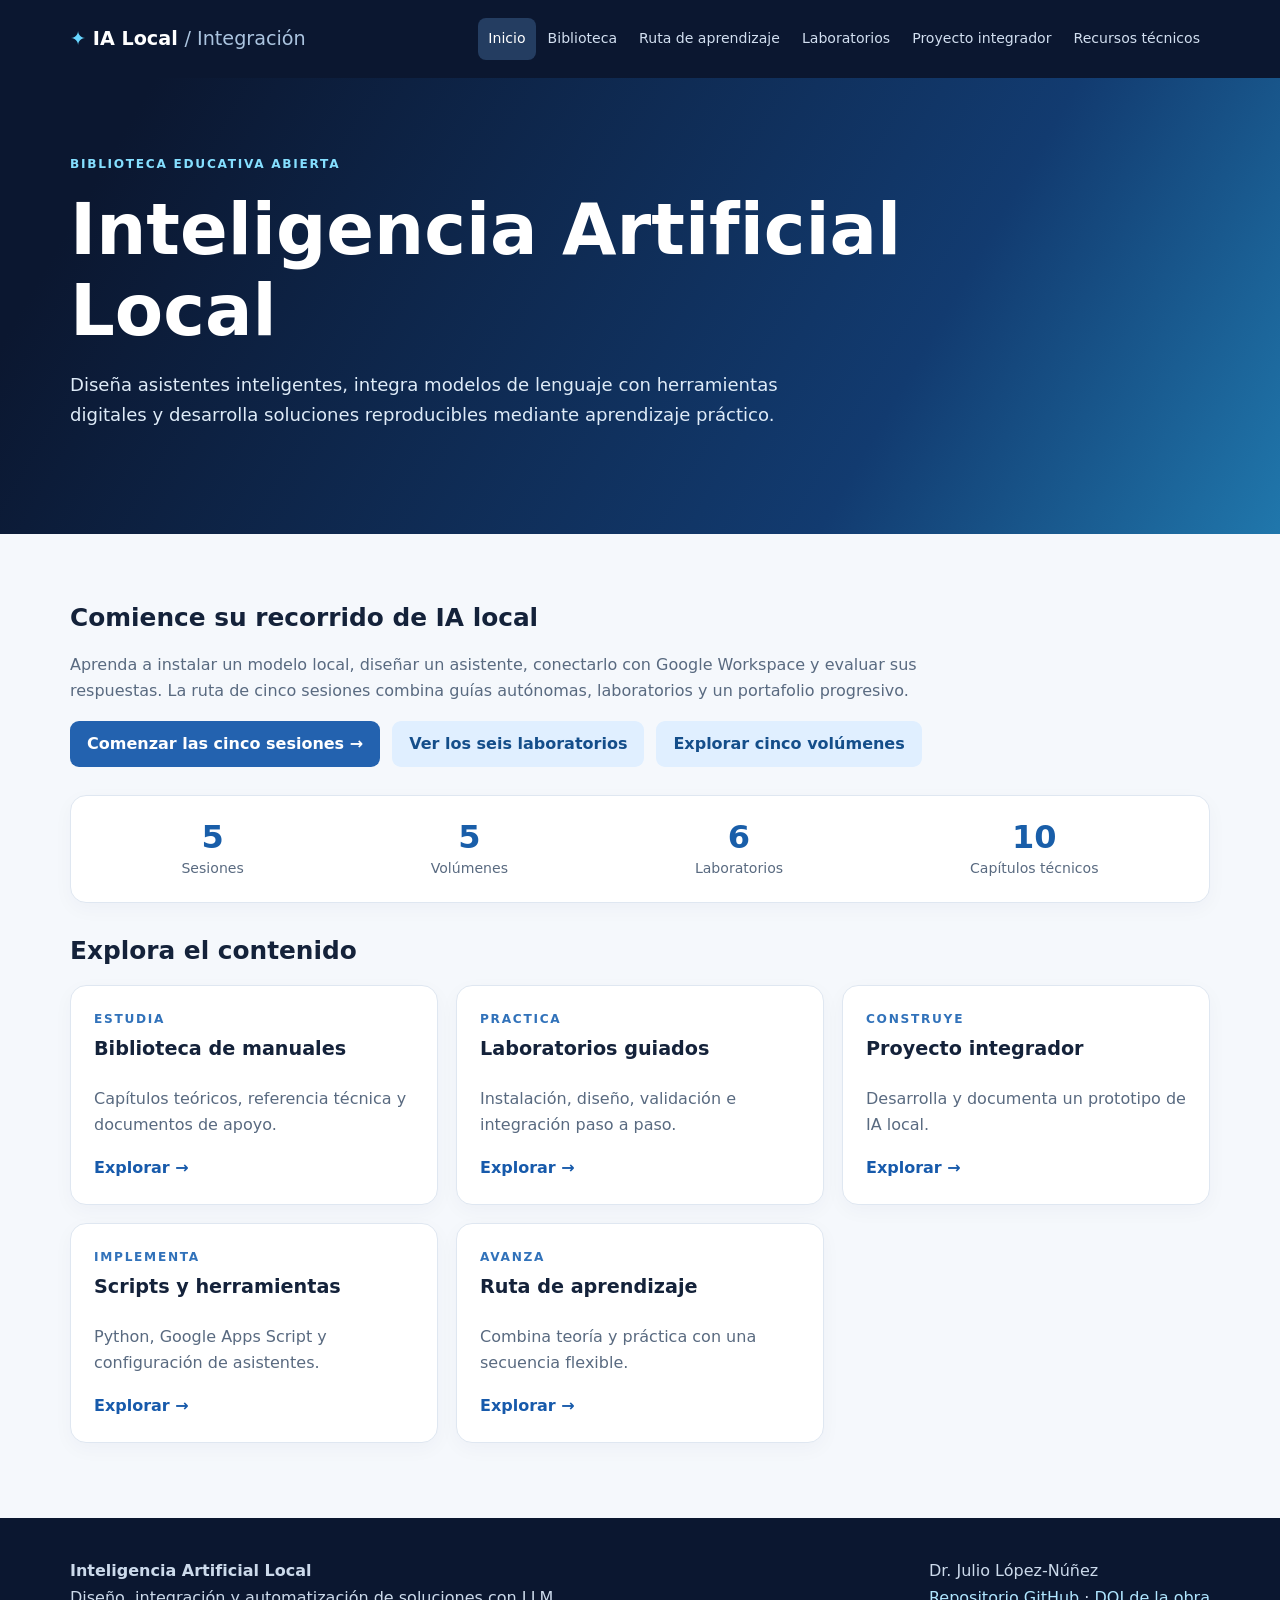
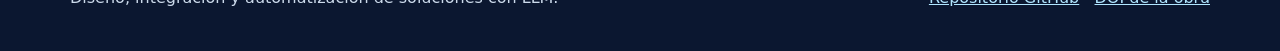
<file: docs/index.html>
<!doctype html>
<html lang="es"><head><meta charset="utf-8"><meta name="viewport" content="width=device-width,initial-scale=1">
<meta name="description" content="Inteligencia Artificial Local: manuales, laboratorios y guías para crear asistentes LLM con Ollama, Python y Google Workspace.">
<title>Inteligencia Artificial Local | Inteligencia Artificial Local</title><link rel="stylesheet" href="assets/css/styles.css"></head><body>
<a class="skip" href="#main">Saltar al contenido</a>
<header class="site-header"><div class="wrap top"><a class="brand" href="index.html"><span class="logo">✦</span> IA Local <span class="mutedbrand">/ Integración</span></a><button class="toggle" aria-controls="nav" aria-expanded="false">Menú ☰</button><nav id="nav" aria-label="Navegación principal"><a href="index.html" aria-current="page">Inicio</a><a href="biblioteca.html" >Biblioteca</a><a href="aprendizaje.html" >Ruta de aprendizaje</a><a href="laboratorios.html" >Laboratorios</a><a href="proyecto.html" >Proyecto integrador</a><a href="recursos.html" >Recursos técnicos</a></nav></div></header>
<main id="main"><section class="hero"><div class="wrap"><span class="kicker">BIBLIOTECA EDUCATIVA ABIERTA</span><h1>Inteligencia Artificial Local</h1><p>Diseña asistentes inteligentes, integra modelos de lenguaje con herramientas digitales y desarrolla soluciones reproducibles mediante aprendizaje práctico.</p></div></section><div class="wrap content"><section class="intro"><h2>Comience su recorrido de IA local</h2><p>Aprenda a instalar un modelo local, diseñar un asistente, conectarlo con Google Workspace y evaluar sus respuestas. La ruta de cinco sesiones combina guías autónomas, laboratorios y un portafolio progresivo.</p><div class="buttons"><a class="btn" href="aprendizaje.html">Comenzar las cinco sesiones →</a><a class="btn alt" href="laboratorios.html">Ver los seis laboratorios</a><a class="btn alt" href="biblioteca.html">Explorar cinco volúmenes</a></div></section><section class="metrics"><div><strong>5</strong><span>Sesiones</span></div><div><strong>5</strong><span>Volúmenes</span></div><div><strong>6</strong><span>Laboratorios</span></div><div><strong>10</strong><span>Capítulos técnicos</span></div></section><h2>Explora el contenido</h2><div class="cards"><article class="card"><span class="eyebrow">ESTUDIA</span><h3>Biblioteca de manuales</h3><p>Capítulos teóricos, referencia técnica y documentos de apoyo.</p><a href="biblioteca.html" class="cta">Explorar →</a></article><article class="card"><span class="eyebrow">PRACTICA</span><h3>Laboratorios guiados</h3><p>Instalación, diseño, validación e integración paso a paso.</p><a href="laboratorios.html" class="cta">Explorar →</a></article><article class="card"><span class="eyebrow">CONSTRUYE</span><h3>Proyecto integrador</h3><p>Desarrolla y documenta un prototipo de IA local.</p><a href="proyecto.html" class="cta">Explorar →</a></article><article class="card"><span class="eyebrow">IMPLEMENTA</span><h3>Scripts y herramientas</h3><p>Python, Google Apps Script y configuración de asistentes.</p><a href="recursos.html" class="cta">Explorar →</a></article><article class="card"><span class="eyebrow">AVANZA</span><h3>Ruta de aprendizaje</h3><p>Combina teoría y práctica con una secuencia flexible.</p><a href="aprendizaje.html" class="cta">Explorar →</a></article></div></div></main>
<footer><div class="wrap foot"><p><strong>Inteligencia Artificial Local</strong><br>Diseño, integración y automatización de soluciones con LLM.</p><p>Dr. Julio López-Núñez<br><a href="https://github.com/juliopez/ia-local-integracion">Repositorio GitHub</a> · <a href="https://doi.org/10.5281/zenodo.21877028">DOI de la obra</a></p></div></footer><script src="assets/js/main.js" defer></script></body></html>
</file>
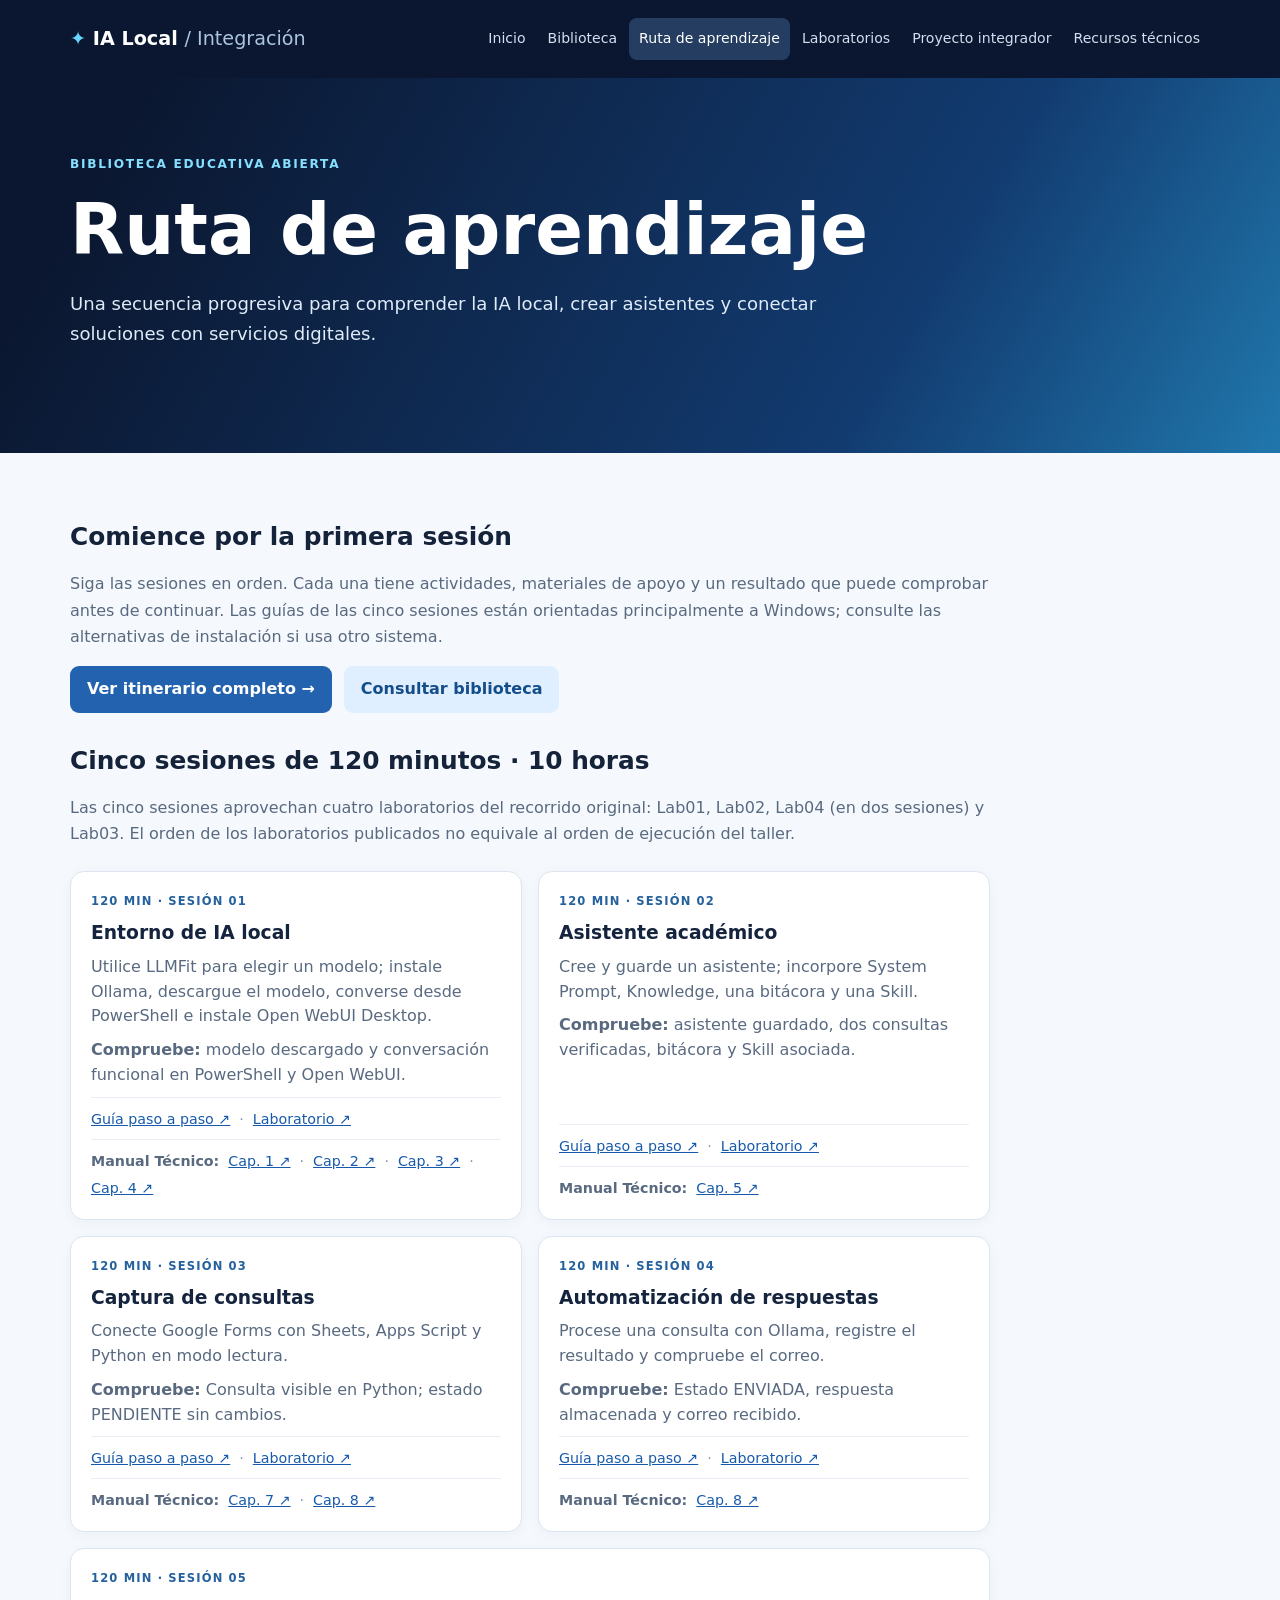
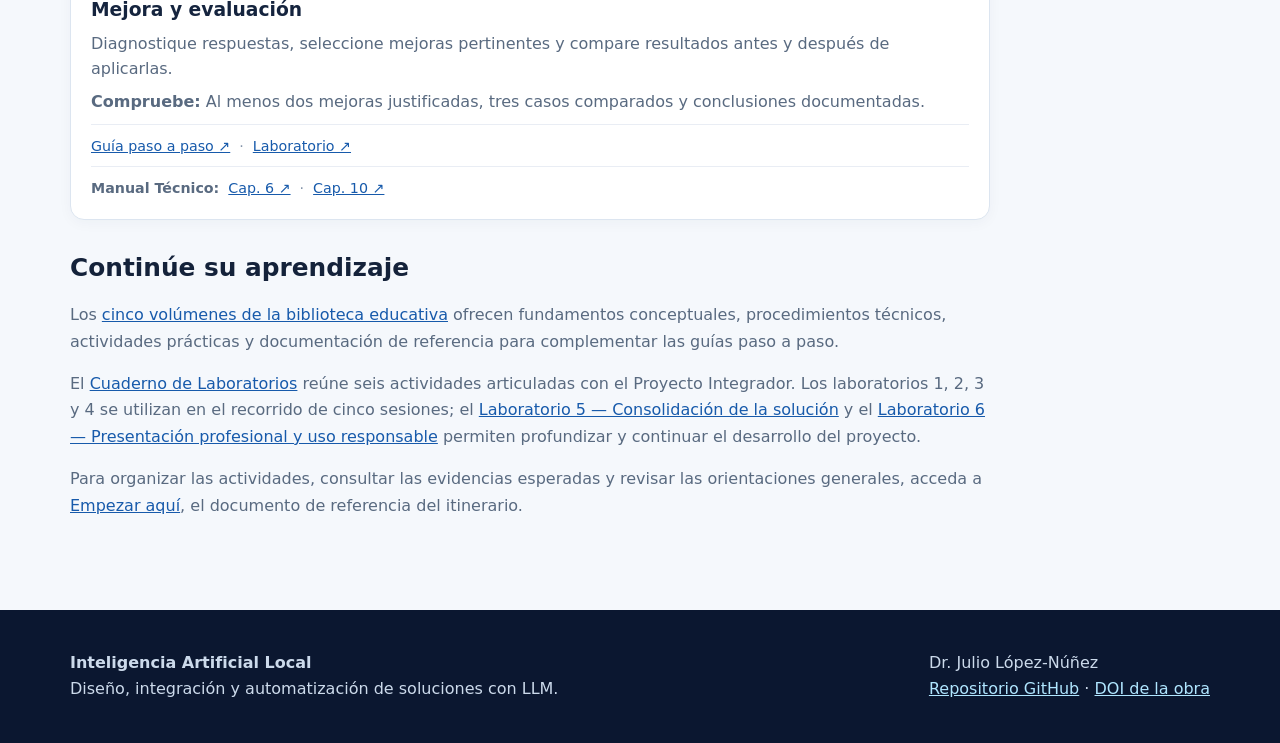
<file: docs/aprendizaje.html>
<!doctype html>
<html lang="es"><head><meta charset="utf-8"><meta name="viewport" content="width=device-width,initial-scale=1">
<meta name="description" content="Inteligencia Artificial Local: manuales, laboratorios y guías para crear asistentes LLM con Ollama, Python y Google Workspace.">
<title>Ruta de aprendizaje | Inteligencia Artificial Local</title><link rel="stylesheet" href="assets/css/styles.css"></head><body>
<a class="skip" href="#main">Saltar al contenido</a>
<header class="site-header"><div class="wrap top"><a class="brand" href="index.html"><span class="logo">✦</span> IA Local <span class="mutedbrand">/ Integración</span></a><button class="toggle" aria-controls="nav" aria-expanded="false">Menú ☰</button><nav id="nav" aria-label="Navegación principal"><a href="index.html" >Inicio</a><a href="biblioteca.html" >Biblioteca</a><a href="aprendizaje.html" aria-current="page">Ruta de aprendizaje</a><a href="laboratorios.html" >Laboratorios</a><a href="proyecto.html" >Proyecto integrador</a><a href="recursos.html" >Recursos técnicos</a></nav></div></header>
<main id="main"><section class="hero"><div class="wrap"><span class="kicker">BIBLIOTECA EDUCATIVA ABIERTA</span><h1>Ruta de aprendizaje</h1><p>Una secuencia progresiva para comprender la IA local, crear asistentes y conectar soluciones con servicios digitales.</p></div></section><div class="wrap content">
<section class="intro"><h2>Comience por la primera sesión</h2><p>Siga las sesiones en orden. Cada una tiene actividades, materiales de apoyo y un resultado que puede comprobar antes de continuar. Las guías de las cinco sesiones están orientadas principalmente a Windows; consulte las alternativas de instalación si usa otro sistema.</p><div class="buttons"><a class="btn" href="https://github.com/juliopez/ia-local-integracion/blob/main/EMPEZAR_AQUI.md" target="_blank" rel="noopener noreferrer">Ver itinerario completo →</a><a class="btn alt" href="biblioteca.html">Consultar biblioteca</a></div></section>
<section class="intro" aria-labelledby="sesiones"><h2 id="sesiones">Cinco sesiones de 120 minutos · 10 horas</h2><p>Las cinco sesiones aprovechan cuatro laboratorios del recorrido original: Lab01, Lab02, Lab04 (en dos sesiones) y Lab03. El orden de los laboratorios publicados no equivale al orden de ejecución del taller.</p><div class="intensive-grid"><article class="intensive-card"><span class="intensive-num">120 MIN · SESIÓN 01</span><h3>Entorno de IA local</h3><p>Utilice LLMFit para elegir un modelo; instale Ollama, descargue el modelo, converse desde PowerShell e instale Open WebUI Desktop.</p><p><strong>Compruebe:</strong> modelo descargado y conversación funcional en PowerShell y Open WebUI.</p><p class="intensive-links links-row"><a href="https://github.com/juliopez/ia-local-integracion/blob/main/vol3_laboratorios/Guia_Autonoma_Sesion01_Windows_Paso_a_Paso.md" target="_blank" rel="noopener noreferrer">Guía paso a paso ↗</a> <span class="link-sep" aria-hidden="true">·</span> <a href="https://github.com/juliopez/ia-local-integracion/blob/main/vol3_laboratorios/Lab01.md" target="_blank" rel="noopener noreferrer">Laboratorio ↗</a></p><p class="intensive-links links-row"><strong>Manual Técnico:</strong> <a href="https://github.com/juliopez/ia-local-integracion/blob/main/vol2_manual_tecnico/cap01_mt.md" target="_blank" rel="noopener noreferrer">Cap. 1 ↗</a> <span class="link-sep" aria-hidden="true">·</span> <a href="https://github.com/juliopez/ia-local-integracion/blob/main/vol2_manual_tecnico/cap02_mt.md" target="_blank" rel="noopener noreferrer">Cap. 2 ↗</a> <span class="link-sep" aria-hidden="true">·</span> <a href="https://github.com/juliopez/ia-local-integracion/blob/main/vol2_manual_tecnico/cap03_mt.md" target="_blank" rel="noopener noreferrer">Cap. 3 ↗</a> <span class="link-sep" aria-hidden="true">·</span> <a href="https://github.com/juliopez/ia-local-integracion/blob/main/vol2_manual_tecnico/cap04_mt.md" target="_blank" rel="noopener noreferrer">Cap. 4 ↗</a></p></article>
<article class="intensive-card"><span class="intensive-num">120 MIN · SESIÓN 02</span><h3>Asistente académico</h3><p>Cree y guarde un asistente; incorpore System Prompt, Knowledge, una bitácora y una Skill.</p><p><strong>Compruebe:</strong> asistente guardado, dos consultas verificadas, bitácora y Skill asociada.</p><p class="intensive-links links-row"><a href="https://github.com/juliopez/ia-local-integracion/blob/main/vol3_laboratorios/Guia_Autonoma_Sesion02_Windows_Paso_a_Paso.md" target="_blank" rel="noopener noreferrer">Guía paso a paso ↗</a> <span class="link-sep" aria-hidden="true">·</span> <a href="https://github.com/juliopez/ia-local-integracion/blob/main/vol3_laboratorios/Lab02.md" target="_blank" rel="noopener noreferrer">Laboratorio ↗</a></p><p class="intensive-links links-row"><strong>Manual Técnico:</strong> <a href="https://github.com/juliopez/ia-local-integracion/blob/main/vol2_manual_tecnico/cap05_mt.md" target="_blank" rel="noopener noreferrer">Cap. 5 ↗</a></p></article>
<article class="intensive-card"><span class="intensive-num">120 MIN · SESIÓN 03</span><h3>Captura de consultas</h3><p>Conecte Google Forms con Sheets, Apps Script y Python en modo lectura.</p><p><strong>Compruebe:</strong> Consulta visible en Python; estado PENDIENTE sin cambios.</p><p class="intensive-links links-row"><a href="https://github.com/juliopez/ia-local-integracion/blob/main/vol3_laboratorios/Guia_Autonoma_Sesion03_Windows_Paso_a_Paso.md" target="_blank" rel="noopener noreferrer">Guía paso a paso ↗</a> <span class="link-sep" aria-hidden="true">·</span> <a href="https://github.com/juliopez/ia-local-integracion/blob/main/vol3_laboratorios/Lab04.md" target="_blank" rel="noopener noreferrer">Laboratorio ↗</a></p><p class="intensive-links links-row"><strong>Manual Técnico:</strong> <a href="https://github.com/juliopez/ia-local-integracion/blob/main/vol2_manual_tecnico/cap07_mt.md" target="_blank" rel="noopener noreferrer">Cap. 7 ↗</a> <span class="link-sep" aria-hidden="true">·</span> <a href="https://github.com/juliopez/ia-local-integracion/blob/main/vol2_manual_tecnico/cap08_mt.md" target="_blank" rel="noopener noreferrer">Cap. 8 ↗</a></p></article>
<article class="intensive-card"><span class="intensive-num">120 MIN · SESIÓN 04</span><h3>Automatización de respuestas</h3><p>Procese una consulta con Ollama, registre el resultado y compruebe el correo.</p><p><strong>Compruebe:</strong> Estado ENVIADA, respuesta almacenada y correo recibido.</p><p class="intensive-links links-row"><a href="https://github.com/juliopez/ia-local-integracion/blob/main/vol3_laboratorios/Guia_Autonoma_Sesion04_Windows_Paso_a_Paso.md" target="_blank" rel="noopener noreferrer">Guía paso a paso ↗</a> <span class="link-sep" aria-hidden="true">·</span> <a href="https://github.com/juliopez/ia-local-integracion/blob/main/vol3_laboratorios/Lab04.md" target="_blank" rel="noopener noreferrer">Laboratorio ↗</a></p><p class="intensive-links links-row"><strong>Manual Técnico:</strong> <a href="https://github.com/juliopez/ia-local-integracion/blob/main/vol2_manual_tecnico/cap08_mt.md" target="_blank" rel="noopener noreferrer">Cap. 8 ↗</a></p></article>
<article class="intensive-card final-session"><span class="intensive-num">120 MIN · SESIÓN 05</span><h3>Mejora y evaluación</h3><p>Diagnostique respuestas, seleccione mejoras pertinentes y compare resultados antes y después de aplicarlas.</p><p><strong>Compruebe:</strong> Al menos dos mejoras justificadas, tres casos comparados y conclusiones documentadas.</p><p class="intensive-links links-row"><a href="https://github.com/juliopez/ia-local-integracion/blob/main/vol3_laboratorios/Guia_Autonoma_Sesion05_Windows_Paso_a_Paso.md" target="_blank" rel="noopener noreferrer">Guía paso a paso ↗</a> <span class="link-sep" aria-hidden="true">·</span> <a href="https://github.com/juliopez/ia-local-integracion/blob/main/vol3_laboratorios/Lab03.md" target="_blank" rel="noopener noreferrer">Laboratorio ↗</a></p><p class="intensive-links links-row"><strong>Manual Técnico:</strong> <a href="https://github.com/juliopez/ia-local-integracion/blob/main/vol2_manual_tecnico/cap06_mt.md" target="_blank" rel="noopener noreferrer">Cap. 6 ↗</a> <span class="link-sep" aria-hidden="true">·</span> <a href="https://github.com/juliopez/ia-local-integracion/blob/main/vol2_manual_tecnico/cap10_mt.md" target="_blank" rel="noopener noreferrer">Cap. 10 ↗</a></p></article></div></section>
<section class="intro"><h2>Continúe su aprendizaje</h2><p>Los <a href="biblioteca.html">cinco volúmenes de la biblioteca educativa</a> ofrecen fundamentos conceptuales, procedimientos técnicos, actividades prácticas y documentación de referencia para complementar las guías paso a paso.</p><p>El <a href="laboratorios.html">Cuaderno de Laboratorios</a> reúne seis actividades articuladas con el Proyecto Integrador. Los laboratorios 1, 2, 3 y 4 se utilizan en el recorrido de cinco sesiones; el <a href="https://github.com/juliopez/ia-local-integracion/blob/main/vol3_laboratorios/Lab05.md">Laboratorio 5 — Consolidación de la solución</a> y el <a href="https://github.com/juliopez/ia-local-integracion/blob/main/vol3_laboratorios/Lab06.md">Laboratorio 6 — Presentación profesional y uso responsable</a> permiten profundizar y continuar el desarrollo del proyecto.</p><p>Para organizar las actividades, consultar las evidencias esperadas y revisar las orientaciones generales, acceda a <a href="https://github.com/juliopez/ia-local-integracion/blob/main/EMPEZAR_AQUI.md">Empezar aquí</a>, el documento de referencia del itinerario.</p></section>
</div></main>
<footer><div class="wrap foot"><p><strong>Inteligencia Artificial Local</strong><br>Diseño, integración y automatización de soluciones con LLM.</p><p>Dr. Julio López-Núñez<br><a href="https://github.com/juliopez/ia-local-integracion">Repositorio GitHub</a> · <a href="https://doi.org/10.5281/zenodo.21877028">DOI de la obra</a></p></div></footer><script src="assets/js/main.js" defer></script></body></html>
</file>
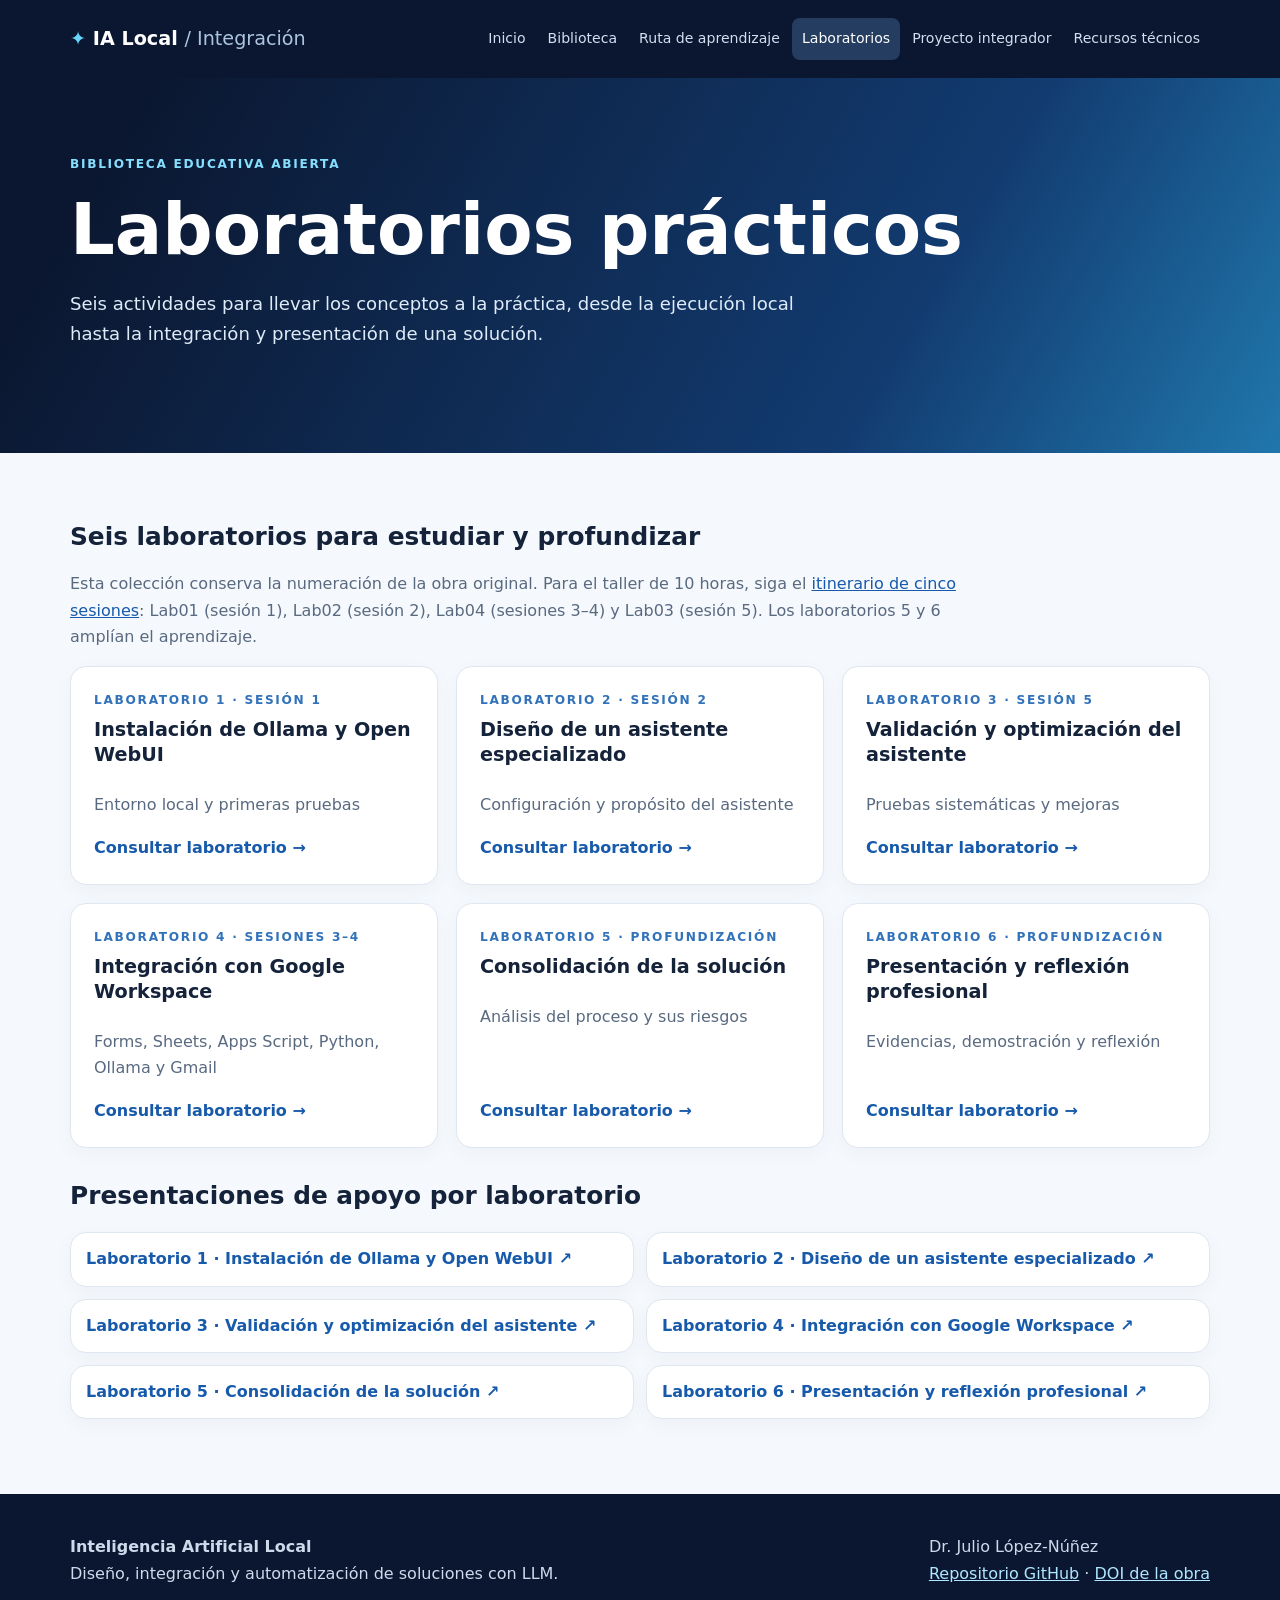
<file: docs/laboratorios.html>
<!doctype html>
<html lang="es"><head><meta charset="utf-8"><meta name="viewport" content="width=device-width,initial-scale=1">
<meta name="description" content="Inteligencia Artificial Local: manuales, laboratorios y guías para crear asistentes LLM con Ollama, Python y Google Workspace.">
<title>Laboratorios prácticos | Inteligencia Artificial Local</title><link rel="stylesheet" href="assets/css/styles.css"></head><body>
<a class="skip" href="#main">Saltar al contenido</a>
<header class="site-header"><div class="wrap top"><a class="brand" href="index.html"><span class="logo">✦</span> IA Local <span class="mutedbrand">/ Integración</span></a><button class="toggle" aria-controls="nav" aria-expanded="false">Menú ☰</button><nav id="nav" aria-label="Navegación principal"><a href="index.html" >Inicio</a><a href="biblioteca.html" >Biblioteca</a><a href="aprendizaje.html" >Ruta de aprendizaje</a><a href="laboratorios.html" aria-current="page">Laboratorios</a><a href="proyecto.html" >Proyecto integrador</a><a href="recursos.html" >Recursos técnicos</a></nav></div></header>
<main id="main"><section class="hero"><div class="wrap"><span class="kicker">BIBLIOTECA EDUCATIVA ABIERTA</span><h1>Laboratorios prácticos</h1><p>Seis actividades para llevar los conceptos a la práctica, desde la ejecución local hasta la integración y presentación de una solución.</p></div></section><div class="wrap content"><section class="intro"><h2>Seis laboratorios para estudiar y profundizar</h2><p>Esta colección conserva la numeración de la obra original. Para el taller de 10 horas, siga el <a href="aprendizaje.html">itinerario de cinco sesiones</a>: Lab01 (sesión 1), Lab02 (sesión 2), Lab04 (sesiones 3–4) y Lab03 (sesión 5). Los laboratorios 5 y 6 amplían el aprendizaje.</p></section><div class="cards"><article class="card"><span class="eyebrow">LABORATORIO 1 · SESIÓN 1</span><h3>Instalación de Ollama y Open WebUI</h3><p>Entorno local y primeras pruebas</p><a href="https://github.com/juliopez/ia-local-integracion/blob/main/vol3_laboratorios/Lab01.md" class="cta">Consultar laboratorio →</a></article><article class="card"><span class="eyebrow">LABORATORIO 2 · SESIÓN 2</span><h3>Diseño de un asistente especializado</h3><p>Configuración y propósito del asistente</p><a href="https://github.com/juliopez/ia-local-integracion/blob/main/vol3_laboratorios/Lab02.md" class="cta">Consultar laboratorio →</a></article><article class="card"><span class="eyebrow">LABORATORIO 3 · SESIÓN 5</span><h3>Validación y optimización del asistente</h3><p>Pruebas sistemáticas y mejoras</p><a href="https://github.com/juliopez/ia-local-integracion/blob/main/vol3_laboratorios/Lab03.md" class="cta">Consultar laboratorio →</a></article><article class="card"><span class="eyebrow">LABORATORIO 4 · SESIONES 3–4</span><h3>Integración con Google Workspace</h3><p>Forms, Sheets, Apps Script, Python, Ollama y Gmail</p><a href="https://github.com/juliopez/ia-local-integracion/blob/main/vol3_laboratorios/Lab04.md" class="cta">Consultar laboratorio →</a></article><article class="card"><span class="eyebrow">LABORATORIO 5 · PROFUNDIZACIÓN</span><h3>Consolidación de la solución</h3><p>Análisis del proceso y sus riesgos</p><a href="https://github.com/juliopez/ia-local-integracion/blob/main/vol3_laboratorios/Lab05.md" class="cta">Consultar laboratorio →</a></article><article class="card"><span class="eyebrow">LABORATORIO 6 · PROFUNDIZACIÓN</span><h3>Presentación y reflexión profesional</h3><p>Evidencias, demostración y reflexión</p><a href="https://github.com/juliopez/ia-local-integracion/blob/main/vol3_laboratorios/Lab06.md" class="cta">Consultar laboratorio →</a></article></div><h2>Presentaciones de apoyo por laboratorio</h2><div class="resources"><div class="resource"><a href="https://github.com/juliopez/ia-local-integracion/blob/main/vol3_laboratorios/presentaciones/Lab01_ppt.pdf" target="_blank" rel="noopener noreferrer">Laboratorio 1 · Instalación de Ollama y Open WebUI <span aria-hidden="true">↗</span></a></div><div class="resource"><a href="https://github.com/juliopez/ia-local-integracion/blob/main/vol3_laboratorios/presentaciones/Lab02_ppt.pdf" target="_blank" rel="noopener noreferrer">Laboratorio 2 · Diseño de un asistente especializado <span aria-hidden="true">↗</span></a></div><div class="resource"><a href="https://github.com/juliopez/ia-local-integracion/blob/main/vol3_laboratorios/presentaciones/Lab03_ppt.pdf" target="_blank" rel="noopener noreferrer">Laboratorio 3 · Validación y optimización del asistente <span aria-hidden="true">↗</span></a></div><div class="resource"><a href="https://github.com/juliopez/ia-local-integracion/blob/main/vol3_laboratorios/presentaciones/Lab04_ppt.pdf" target="_blank" rel="noopener noreferrer">Laboratorio 4 · Integración con Google Workspace <span aria-hidden="true">↗</span></a></div><div class="resource"><a href="https://github.com/juliopez/ia-local-integracion/blob/main/vol3_laboratorios/presentaciones/Lab05_ppt.pdf" target="_blank" rel="noopener noreferrer">Laboratorio 5 · Consolidación de la solución <span aria-hidden="true">↗</span></a></div><div class="resource"><a href="https://github.com/juliopez/ia-local-integracion/blob/main/vol3_laboratorios/presentaciones/Lab06_ppt.pdf" target="_blank" rel="noopener noreferrer">Laboratorio 6 · Presentación y reflexión profesional <span aria-hidden="true">↗</span></a></div></div></div></main>
<footer><div class="wrap foot"><p><strong>Inteligencia Artificial Local</strong><br>Diseño, integración y automatización de soluciones con LLM.</p><p>Dr. Julio López-Núñez<br><a href="https://github.com/juliopez/ia-local-integracion">Repositorio GitHub</a> · <a href="https://doi.org/10.5281/zenodo.21877028">DOI de la obra</a></p></div></footer><script src="assets/js/main.js" defer></script></body></html>
</file>
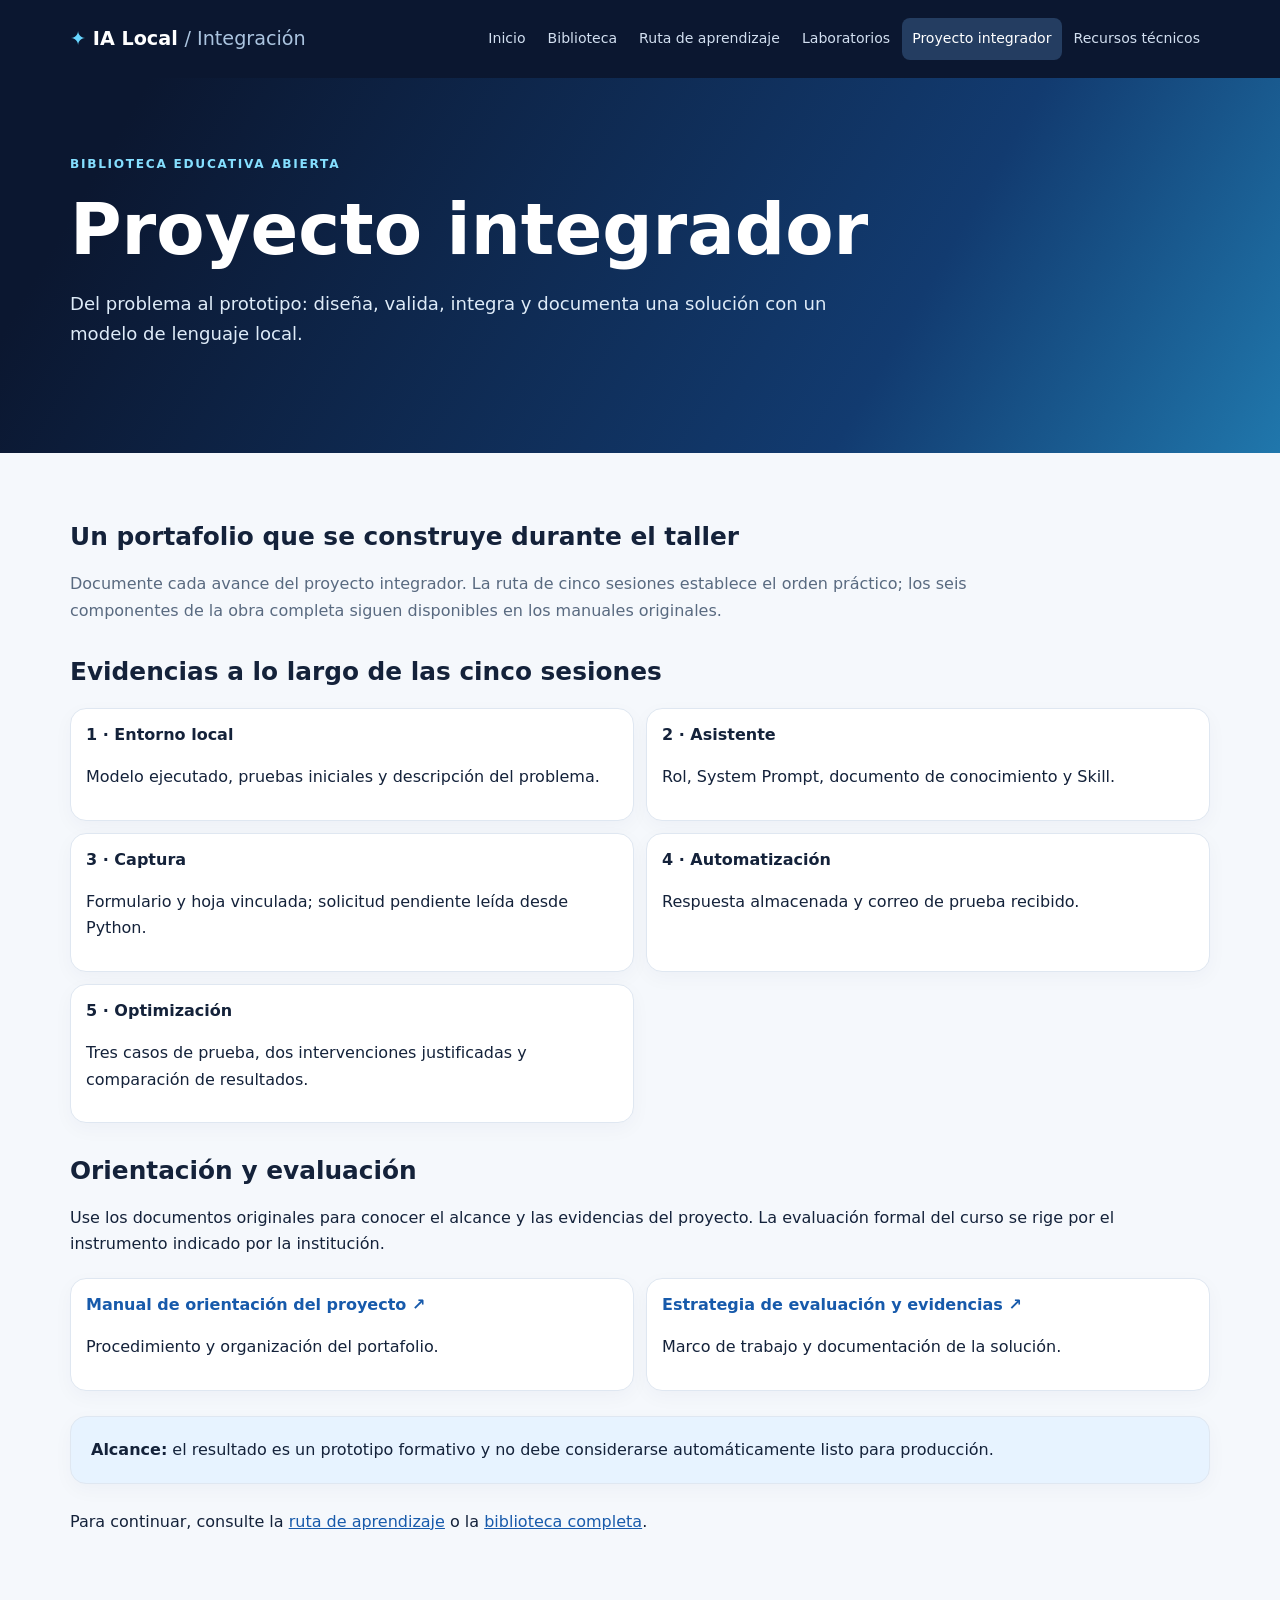
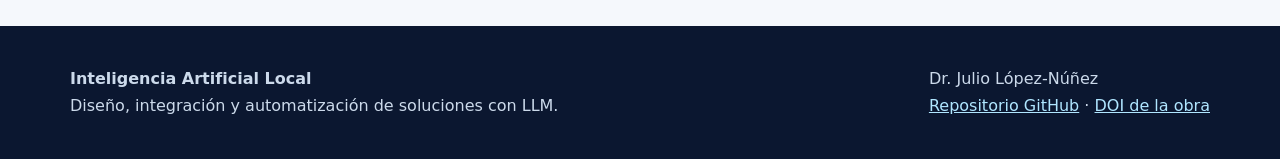
<file: docs/proyecto.html>
<!doctype html>
<html lang="es"><head><meta charset="utf-8"><meta name="viewport" content="width=device-width,initial-scale=1">
<meta name="description" content="Inteligencia Artificial Local: manuales, laboratorios y guías para crear asistentes LLM con Ollama, Python y Google Workspace.">
<title>Proyecto integrador | Inteligencia Artificial Local</title><link rel="stylesheet" href="assets/css/styles.css"></head><body>
<a class="skip" href="#main">Saltar al contenido</a>
<header class="site-header"><div class="wrap top"><a class="brand" href="index.html"><span class="logo">✦</span> IA Local <span class="mutedbrand">/ Integración</span></a><button class="toggle" aria-controls="nav" aria-expanded="false">Menú ☰</button><nav id="nav" aria-label="Navegación principal"><a href="index.html" >Inicio</a><a href="biblioteca.html" >Biblioteca</a><a href="aprendizaje.html" >Ruta de aprendizaje</a><a href="laboratorios.html" >Laboratorios</a><a href="proyecto.html" aria-current="page">Proyecto integrador</a><a href="recursos.html" >Recursos técnicos</a></nav></div></header>
<main id="main"><section class="hero"><div class="wrap"><span class="kicker">BIBLIOTECA EDUCATIVA ABIERTA</span><h1>Proyecto integrador</h1><p>Del problema al prototipo: diseña, valida, integra y documenta una solución con un modelo de lenguaje local.</p></div></section><div class="wrap content"><section class="intro"><h2>Un portafolio que se construye durante el taller</h2><p>Documente cada avance del proyecto integrador. La ruta de cinco sesiones establece el orden práctico; los seis componentes de la obra completa siguen disponibles en los manuales originales.</p></section><h2>Evidencias a lo largo de las cinco sesiones</h2><div class="resources"><div class="resource"><strong>1 · Entorno local</strong><p>Modelo ejecutado, pruebas iniciales y descripción del problema.</p></div><div class="resource"><strong>2 · Asistente</strong><p>Rol, System Prompt, documento de conocimiento y Skill.</p></div><div class="resource"><strong>3 · Captura</strong><p>Formulario y hoja vinculada; solicitud pendiente leída desde Python.</p></div><div class="resource"><strong>4 · Automatización</strong><p>Respuesta almacenada y correo de prueba recibido.</p></div><div class="resource"><strong>5 · Optimización</strong><p>Tres casos de prueba, dos intervenciones justificadas y comparación de resultados.</p></div></div><h2>Orientación y evaluación</h2><p>Use los documentos originales para conocer el alcance y las evidencias del proyecto. La evaluación formal del curso se rige por el instrumento indicado por la institución.</p><div class="resources"><div class="resource"><a href="https://github.com/juliopez/ia-local-integracion/blob/main/vol4_proyecto_integrador/Manual_Proyecto_Integrador.md">Manual de orientación del proyecto ↗</a><p>Procedimiento y organización del portafolio.</p></div><div class="resource"><a href="https://github.com/juliopez/ia-local-integracion/blob/main/vol4_proyecto_integrador/Proyecto_Integrador.md">Estrategia de evaluación y evidencias ↗</a><p>Marco de trabajo y documentación de la solución.</p></div></div><div class="note"><strong>Alcance:</strong> el resultado es un prototipo formativo y no debe considerarse automáticamente listo para producción.</div><p>Para continuar, consulte la <a href="aprendizaje.html">ruta de aprendizaje</a> o la <a href="biblioteca.html">biblioteca completa</a>.</p></div></main>
<footer><div class="wrap foot"><p><strong>Inteligencia Artificial Local</strong><br>Diseño, integración y automatización de soluciones con LLM.</p><p>Dr. Julio López-Núñez<br><a href="https://github.com/juliopez/ia-local-integracion">Repositorio GitHub</a> · <a href="https://doi.org/10.5281/zenodo.21877028">DOI de la obra</a></p></div></footer><script src="assets/js/main.js" defer></script></body></html>
</file>
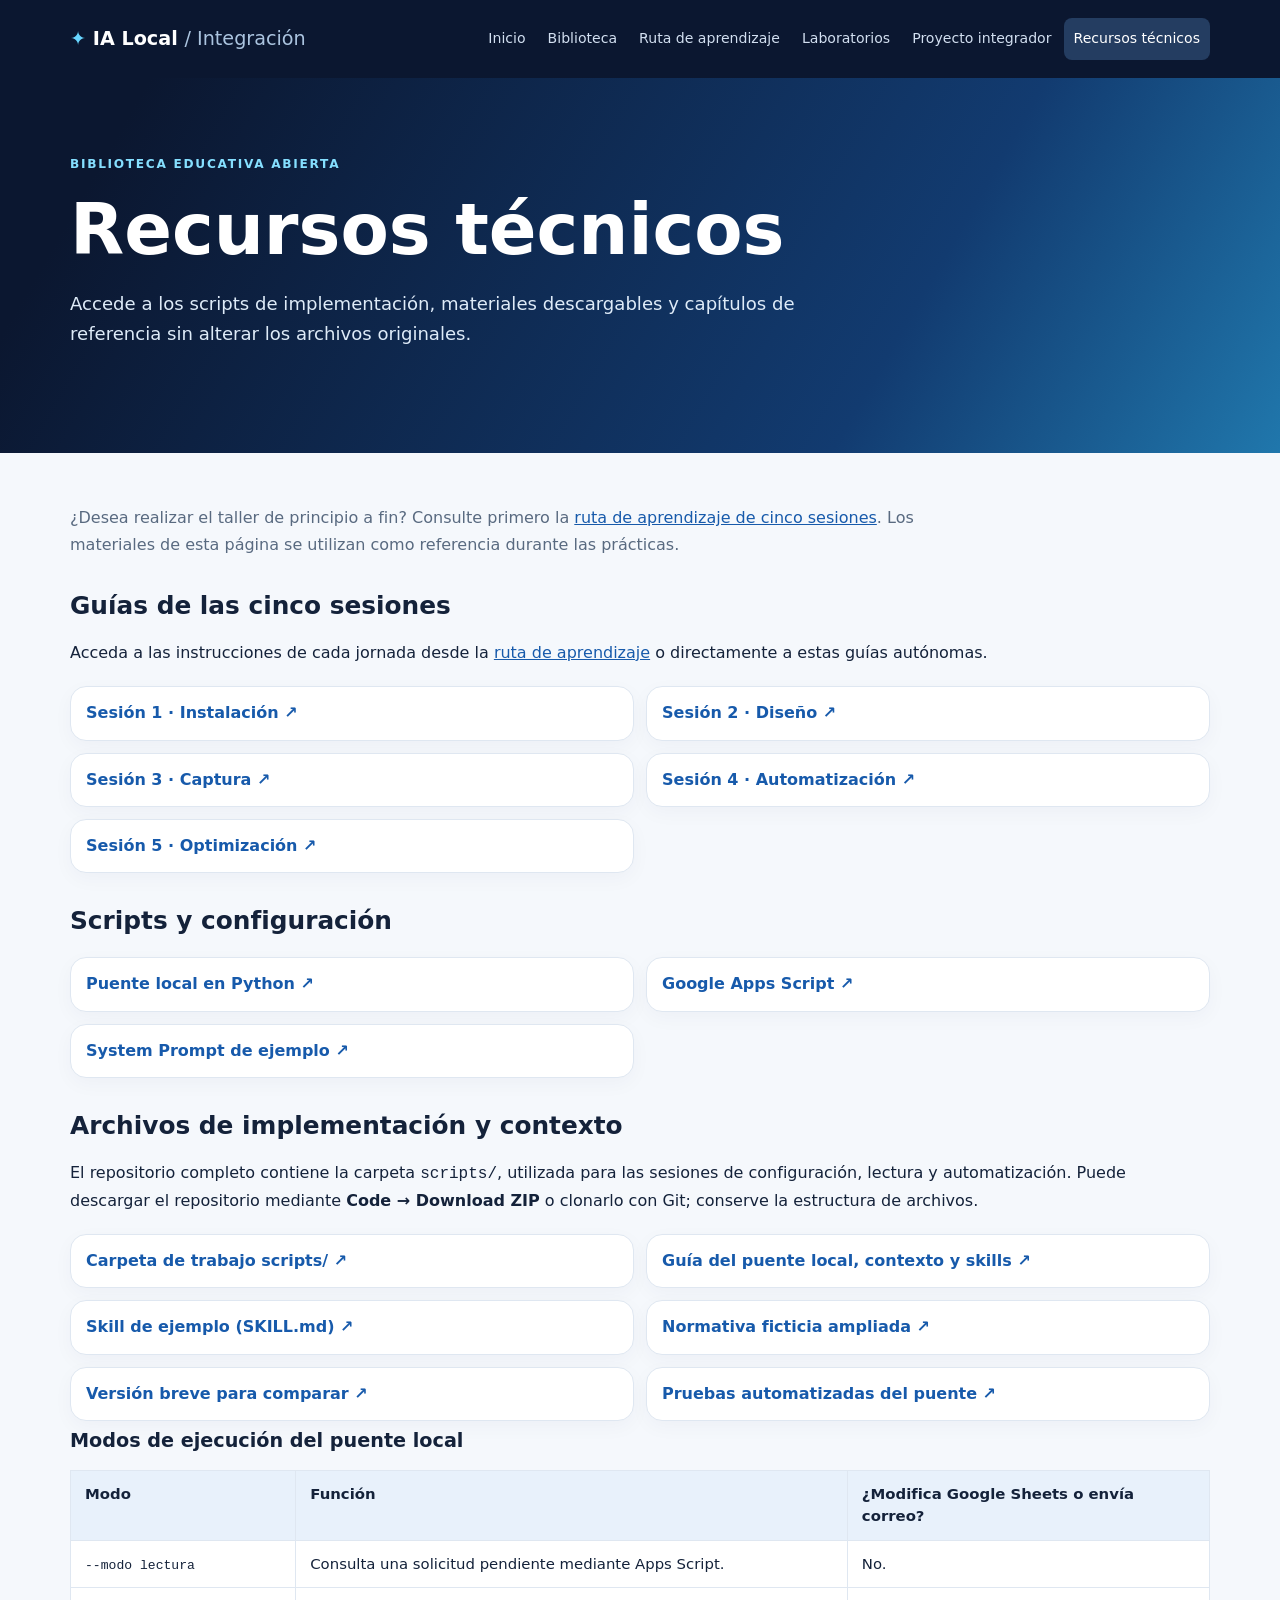
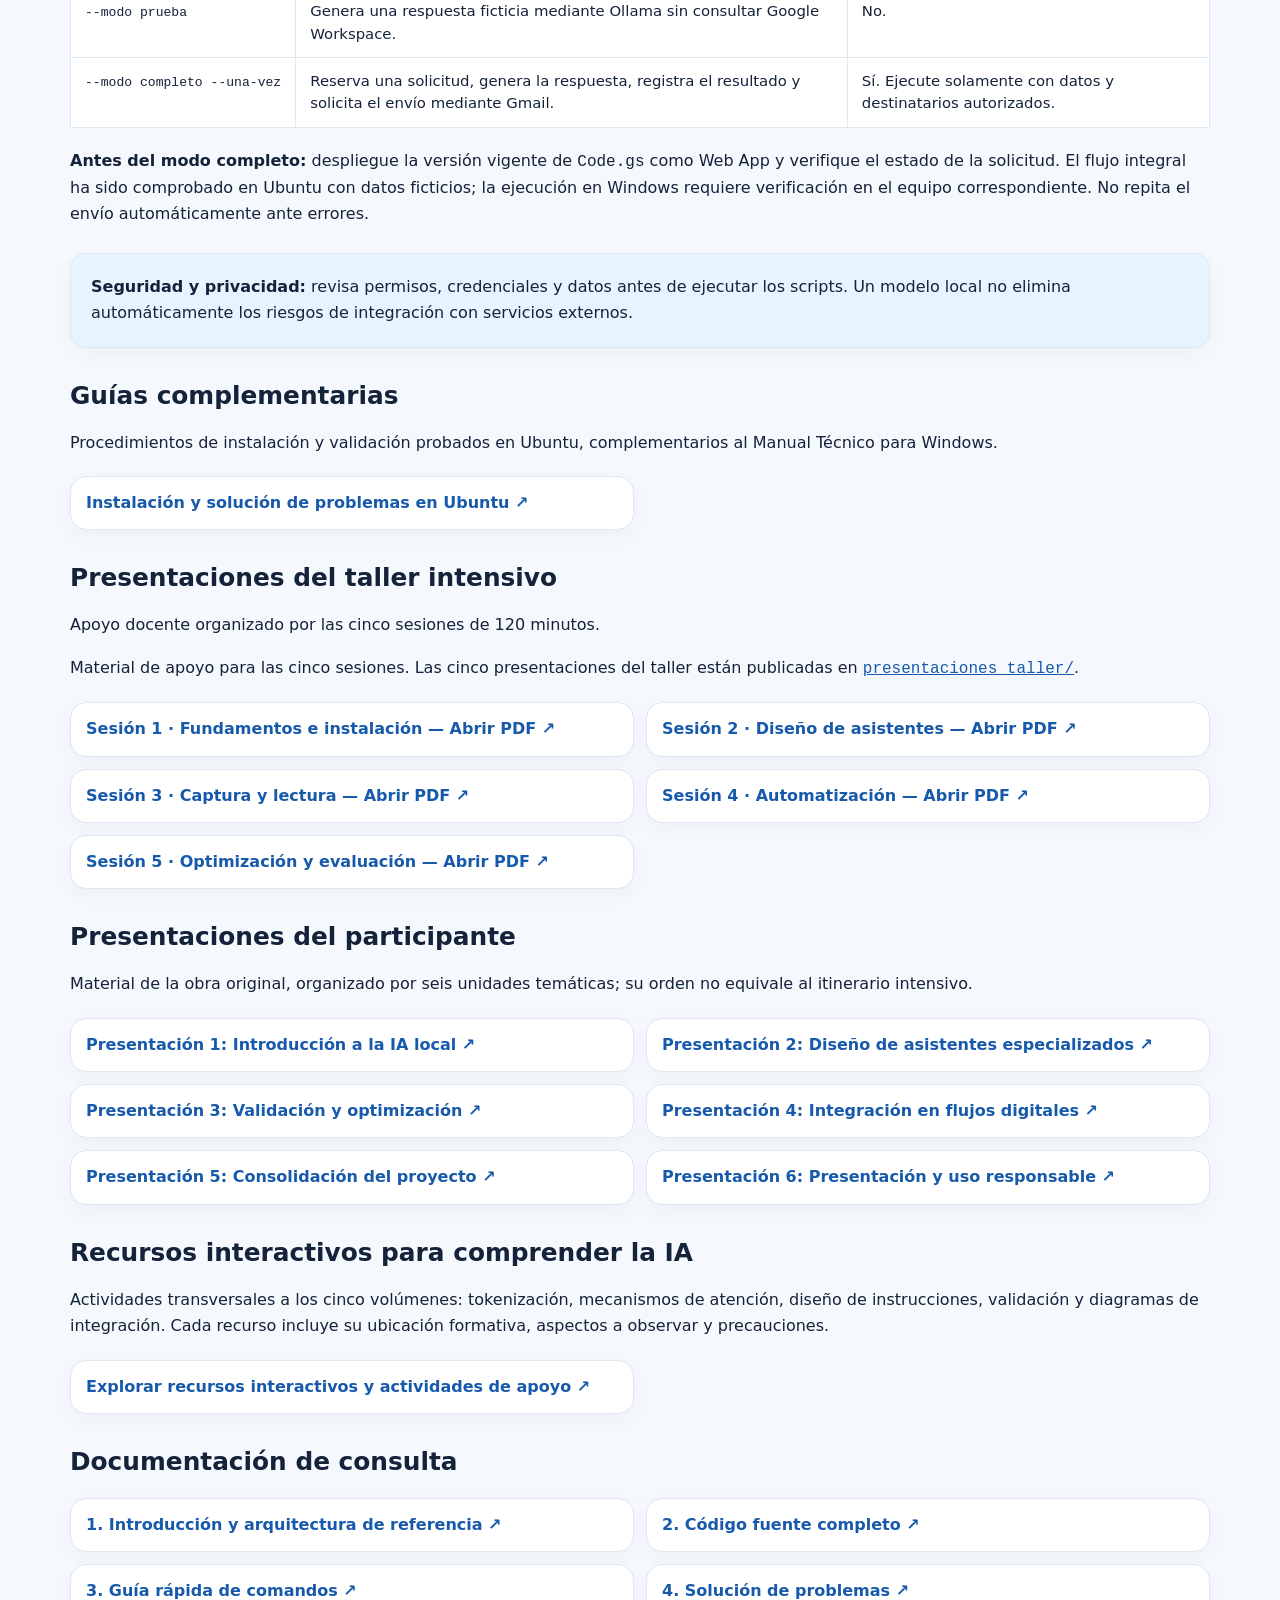
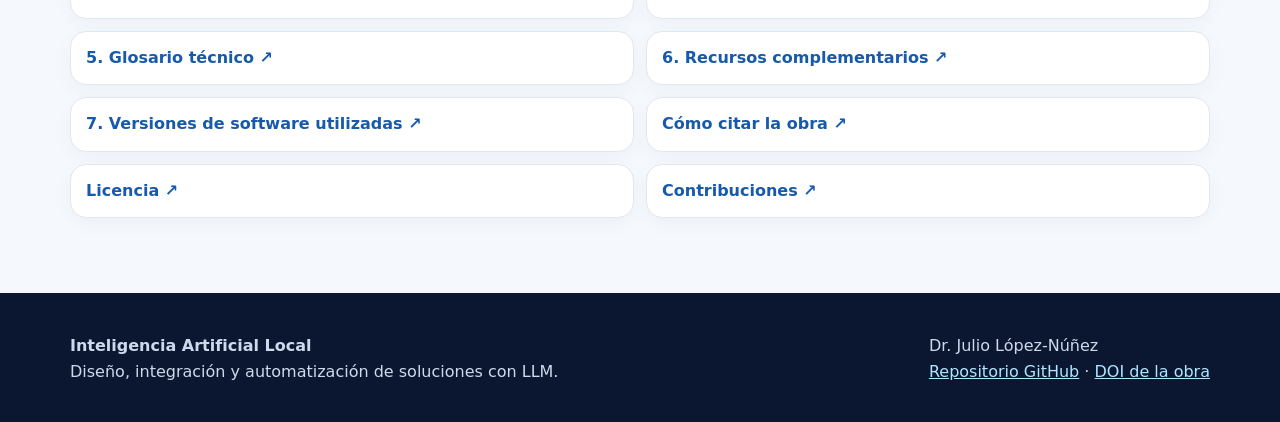
<file: docs/recursos.html>
<!doctype html>
<html lang="es"><head><meta charset="utf-8"><meta name="viewport" content="width=device-width,initial-scale=1">
<meta name="description" content="Inteligencia Artificial Local: manuales, laboratorios y guías para crear asistentes LLM con Ollama, Python y Google Workspace.">
<title>Recursos técnicos | Inteligencia Artificial Local</title><link rel="stylesheet" href="assets/css/styles.css"></head><body>
<a class="skip" href="#main">Saltar al contenido</a>
<header class="site-header"><div class="wrap top"><a class="brand" href="index.html"><span class="logo">✦</span> IA Local <span class="mutedbrand">/ Integración</span></a><button class="toggle" aria-controls="nav" aria-expanded="false">Menú ☰</button><nav id="nav" aria-label="Navegación principal"><a href="index.html" >Inicio</a><a href="biblioteca.html" >Biblioteca</a><a href="aprendizaje.html" >Ruta de aprendizaje</a><a href="laboratorios.html" >Laboratorios</a><a href="proyecto.html" >Proyecto integrador</a><a href="recursos.html" aria-current="page">Recursos técnicos</a></nav></div></header>
<main id="main"><section class="hero"><div class="wrap"><span class="kicker">BIBLIOTECA EDUCATIVA ABIERTA</span><h1>Recursos técnicos</h1><p>Accede a los scripts de implementación, materiales descargables y capítulos de referencia sin alterar los archivos originales.</p></div></section><div class="wrap content"><section class="intro"><p>¿Desea realizar el taller de principio a fin? Consulte primero la <a href="aprendizaje.html">ruta de aprendizaje de cinco sesiones</a>. Los materiales de esta página se utilizan como referencia durante las prácticas.</p></section><h2>Guías de las cinco sesiones</h2><p>Acceda a las instrucciones de cada jornada desde la <a href="aprendizaje.html">ruta de aprendizaje</a> o directamente a estas guías autónomas.</p><div class="resources"><div class="resource"><a href="https://github.com/juliopez/ia-local-integracion/blob/main/vol3_laboratorios/Guia_Autonoma_Windows_Sesiones01_02.md">Sesión 1 · Instalación ↗</a></div><div class="resource"><a href="https://github.com/juliopez/ia-local-integracion/blob/main/vol3_laboratorios/Guia_Autonoma_Windows_Sesiones01_02.md">Sesión 2 · Diseño ↗</a></div><div class="resource"><a href="https://github.com/juliopez/ia-local-integracion/blob/main/vol3_laboratorios/Guia_Autonoma_Sesion03_Windows_Paso_a_Paso.md">Sesión 3 · Captura ↗</a></div><div class="resource"><a href="https://github.com/juliopez/ia-local-integracion/blob/main/vol3_laboratorios/Guia_Autonoma_Sesion04_Windows_Paso_a_Paso.md">Sesión 4 · Automatización ↗</a></div><div class="resource"><a href="https://github.com/juliopez/ia-local-integracion/blob/main/vol3_laboratorios/Guia_Autonoma_Sesion05_Windows_Paso_a_Paso.md">Sesión 5 · Optimización ↗</a></div></div><h2>Scripts y configuración</h2><div class="resources"><div class="resource"><a href="https://github.com/juliopez/ia-local-integracion/blob/main/scripts/puente_local.py" target="_blank" rel="noopener noreferrer">Puente local en Python <span aria-hidden="true">↗</span></a></div><div class="resource"><a href="https://github.com/juliopez/ia-local-integracion/blob/main/scripts/Code.gs" target="_blank" rel="noopener noreferrer">Google Apps Script <span aria-hidden="true">↗</span></a></div><div class="resource"><a href="https://github.com/juliopez/ia-local-integracion/blob/main/scripts/system_prompt.txt" target="_blank" rel="noopener noreferrer">System Prompt de ejemplo <span aria-hidden="true">↗</span></a></div></div><h2>Archivos de implementación y contexto</h2><p>El repositorio completo contiene la carpeta <code>scripts/</code>, utilizada para las sesiones de configuración, lectura y automatización. Puede descargar el repositorio mediante <strong>Code → Download ZIP</strong> o clonarlo con Git; conserve la estructura de archivos.</p><div class="resources"><div class="resource"><a href="https://github.com/juliopez/ia-local-integracion/tree/main/scripts" target="_blank" rel="noopener noreferrer">Carpeta de trabajo scripts/ ↗</a></div><div class="resource"><a href="https://github.com/juliopez/ia-local-integracion/blob/main/scripts/GUIA_CONTEXTO_SKILLS.md" target="_blank" rel="noopener noreferrer">Guía del puente local, contexto y skills ↗</a></div><div class="resource"><a href="https://github.com/juliopez/ia-local-integracion/blob/main/scripts/skills/retroalimentacion-formativa/SKILL.md" target="_blank" rel="noopener noreferrer">Skill de ejemplo (SKILL.md) ↗</a></div><div class="resource"><a href="https://github.com/juliopez/ia-local-integracion/blob/main/scripts/contexto/normativa_ejemplo.md" target="_blank" rel="noopener noreferrer">Normativa ficticia ampliada ↗</a></div><div class="resource"><a href="https://github.com/juliopez/ia-local-integracion/blob/main/scripts/referencias/normativa_ejemplo_version_breve.md" target="_blank" rel="noopener noreferrer">Versión breve para comparar ↗</a></div><div class="resource"><a href="https://github.com/juliopez/ia-local-integracion/blob/main/scripts/tests/test_puente_local.py" target="_blank" rel="noopener noreferrer">Pruebas automatizadas del puente ↗</a></div></div><h3>Modos de ejecución del puente local</h3><div class="table-scroll"><table class="mode-table"><thead><tr><th>Modo</th><th>Función</th><th>¿Modifica Google Sheets o envía correo?</th></tr></thead><tbody><tr><td><code>--modo lectura</code></td><td>Consulta una solicitud pendiente mediante Apps Script.</td><td>No.</td></tr><tr><td><code>--modo prueba</code></td><td>Genera una respuesta ficticia mediante Ollama sin consultar Google Workspace.</td><td>No.</td></tr><tr><td><code>--modo completo --una-vez</code></td><td>Reserva una solicitud, genera la respuesta, registra el resultado y solicita el envío mediante Gmail.</td><td>Sí. Ejecute solamente con datos y destinatarios autorizados.</td></tr></tbody></table></div><p><strong>Antes del modo completo:</strong> despliegue la versión vigente de <code>Code.gs</code> como Web App y verifique el estado de la solicitud. El flujo integral ha sido comprobado en Ubuntu con datos ficticios; la ejecución en Windows requiere verificación en el equipo correspondiente. No repita el envío automáticamente ante errores.</p><div class="note"><strong>Seguridad y privacidad:</strong> revisa permisos, credenciales y datos antes de ejecutar los scripts. Un modelo local no elimina automáticamente los riesgos de integración con servicios externos.</div><h2>Guías complementarias</h2><p>Procedimientos de instalación y validación probados en Ubuntu, complementarios al Manual Técnico para Windows.</p><div class="resources"><div class="resource"><a href="https://github.com/juliopez/ia-local-integracion/blob/main/vol3_laboratorios/Guia_Ubuntu_Sesion01_Validacion_2026.md" target="_blank" rel="noopener noreferrer">Instalación y solución de problemas en Ubuntu ↗</a></div></div><h2>Presentaciones del taller intensivo</h2><p>Apoyo docente organizado por las cinco sesiones de 120 minutos.</p><p>Material de apoyo para las cinco sesiones. Las cinco presentaciones del taller están publicadas en <a href="https://github.com/juliopez/ia-local-integracion/tree/main/presentaciones_taller" target="_blank" rel="noopener noreferrer"><code>presentaciones_taller/</code></a>.</p><div class="resources"><div class="resource"><a href="https://github.com/juliopez/ia-local-integracion/blob/main/presentaciones_taller/Sesion_01_Fundamentos_Instalacion.pdf" target="_blank" rel="noopener noreferrer">Sesión 1 · Fundamentos e instalación — Abrir PDF ↗</a></div><div class="resource"><a href="https://github.com/juliopez/ia-local-integracion/blob/main/presentaciones_taller/Sesion_02_Diseno_Asistentes.pdf" target="_blank" rel="noopener noreferrer">Sesión 2 · Diseño de asistentes — Abrir PDF ↗</a></div><div class="resource"><a href="https://github.com/juliopez/ia-local-integracion/blob/main/presentaciones_taller/Sesion_03_Captura_Lectura.pdf" target="_blank" rel="noopener noreferrer">Sesión 3 · Captura y lectura — Abrir PDF ↗</a></div><div class="resource"><a href="https://github.com/juliopez/ia-local-integracion/blob/main/presentaciones_taller/Sesion_04_Automatizacion.pdf" target="_blank" rel="noopener noreferrer">Sesión 4 · Automatización — Abrir PDF ↗</a></div><div class="resource"><a href="https://github.com/juliopez/ia-local-integracion/blob/main/presentaciones_taller/Sesion_05_Optimizacion_Evaluacion.pdf" target="_blank" rel="noopener noreferrer">Sesión 5 · Optimización y evaluación — Abrir PDF ↗</a></div></div><h2>Presentaciones del participante</h2><p>Material de la obra original, organizado por seis unidades temáticas; su orden no equivale al itinerario intensivo.</p><div class="resources"><div class="resource"><a href="https://github.com/juliopez/ia-local-integracion/blob/main/vol1_manual_participante/presentaciones/Cap01_ppt.pdf" target="_blank" rel="noopener noreferrer">Presentación 1: Introducción a la IA local <span aria-hidden="true">↗</span></a></div><div class="resource"><a href="https://github.com/juliopez/ia-local-integracion/blob/main/vol1_manual_participante/presentaciones/Cap02_ppt.pdf" target="_blank" rel="noopener noreferrer">Presentación 2: Diseño de asistentes especializados <span aria-hidden="true">↗</span></a></div><div class="resource"><a href="https://github.com/juliopez/ia-local-integracion/blob/main/vol1_manual_participante/presentaciones/Cap03_ppt.pdf" target="_blank" rel="noopener noreferrer">Presentación 3: Validación y optimización <span aria-hidden="true">↗</span></a></div><div class="resource"><a href="https://github.com/juliopez/ia-local-integracion/blob/main/vol1_manual_participante/presentaciones/Cap04_ppt.pdf" target="_blank" rel="noopener noreferrer">Presentación 4: Integración en flujos digitales <span aria-hidden="true">↗</span></a></div><div class="resource"><a href="https://github.com/juliopez/ia-local-integracion/blob/main/vol1_manual_participante/presentaciones/Cap05_ppt.pdf" target="_blank" rel="noopener noreferrer">Presentación 5: Consolidación del proyecto <span aria-hidden="true">↗</span></a></div><div class="resource"><a href="https://github.com/juliopez/ia-local-integracion/blob/main/vol1_manual_participante/presentaciones/Cap06_ppt.pdf" target="_blank" rel="noopener noreferrer">Presentación 6: Presentación y uso responsable <span aria-hidden="true">↗</span></a></div></div><h2>Recursos interactivos para comprender la IA</h2><p>Actividades transversales a los cinco volúmenes: tokenización, mecanismos de atención, diseño de instrucciones, validación y diagramas de integración. Cada recurso incluye su ubicación formativa, aspectos a observar y precauciones.</p><div class="resources"><div class="resource"><a href="https://github.com/juliopez/ia-local-integracion/blob/main/RECURSOS_INTERACTIVOS.md" target="_blank" rel="noopener noreferrer">Explorar recursos interactivos y actividades de apoyo ↗</a></div></div><h2>Documentación de consulta</h2><div class="resources"><div class="resource"><a href="https://github.com/juliopez/ia-local-integracion/blob/main/vol5_manual_referencia/cap01_mr.md" target="_blank" rel="noopener noreferrer">1. Introducción y arquitectura de referencia <span aria-hidden="true">↗</span></a></div><div class="resource"><a href="https://github.com/juliopez/ia-local-integracion/blob/main/vol5_manual_referencia/cap02_mr.md" target="_blank" rel="noopener noreferrer">2. Código fuente completo <span aria-hidden="true">↗</span></a></div><div class="resource"><a href="https://github.com/juliopez/ia-local-integracion/blob/main/vol5_manual_referencia/cap03_mr.md" target="_blank" rel="noopener noreferrer">3. Guía rápida de comandos <span aria-hidden="true">↗</span></a></div><div class="resource"><a href="https://github.com/juliopez/ia-local-integracion/blob/main/vol5_manual_referencia/cap04_mr.md" target="_blank" rel="noopener noreferrer">4. Solución de problemas <span aria-hidden="true">↗</span></a></div><div class="resource"><a href="https://github.com/juliopez/ia-local-integracion/blob/main/vol5_manual_referencia/cap05_mr.md" target="_blank" rel="noopener noreferrer">5. Glosario técnico <span aria-hidden="true">↗</span></a></div><div class="resource"><a href="https://github.com/juliopez/ia-local-integracion/blob/main/vol5_manual_referencia/cap06_mr.md" target="_blank" rel="noopener noreferrer">6. Recursos complementarios <span aria-hidden="true">↗</span></a></div><div class="resource"><a href="https://github.com/juliopez/ia-local-integracion/blob/main/vol5_manual_referencia/cap07_mr.md" target="_blank" rel="noopener noreferrer">7. Versiones de software utilizadas <span aria-hidden="true">↗</span></a></div><div class="resource"><a href="https://github.com/juliopez/ia-local-integracion/blob/main/CITATION.cff" target="_blank" rel="noopener noreferrer">Cómo citar la obra <span aria-hidden="true">↗</span></a></div><div class="resource"><a href="https://github.com/juliopez/ia-local-integracion/blob/main/LICENSE" target="_blank" rel="noopener noreferrer">Licencia <span aria-hidden="true">↗</span></a></div><div class="resource"><a href="https://github.com/juliopez/ia-local-integracion/blob/main/CONTRIBUTING.md" target="_blank" rel="noopener noreferrer">Contribuciones <span aria-hidden="true">↗</span></a></div></div></div></main>
<footer><div class="wrap foot"><p><strong>Inteligencia Artificial Local</strong><br>Diseño, integración y automatización de soluciones con LLM.</p><p>Dr. Julio López-Núñez<br><a href="https://github.com/juliopez/ia-local-integracion">Repositorio GitHub</a> · <a href="https://doi.org/10.5281/zenodo.21877028">DOI de la obra</a></p></div></footer><script src="assets/js/main.js" defer></script></body></html>
</file>
<file: docs/assets/css/styles.css>
:root{--navy:#0b1730;--blue:#2057a8;--bright:#55cbef;--ink:#14223a;--muted:#596a80;--border:#dfe7f1;--paper:#fff;--bg:#f5f8fc}*{box-sizing:border-box}html{scroll-behavior:smooth}body{margin:0;font:16px/1.65 system-ui,-apple-system,BlinkMacSystemFont,"Segoe UI",sans-serif;background:var(--bg);color:var(--ink)}a{color:#175aab}a:hover{text-decoration-thickness:2px}.wrap{width:min(1140px,calc(100% - 40px));margin:auto}.skip{position:absolute;left:-9999px;top:0;background:white;padding:12px;z-index:10}.skip:focus{left:12px}.site-header{background:#0b1730;color:#fff}.top{display:flex;align-items:center;justify-content:space-between;min-height:78px;gap:12px}.brand{text-decoration:none;color:white;white-space:nowrap;font-size:1.2rem;font-weight:800}.logo{color:#68d6ff}.mutedbrand{color:#abc4df;font-weight:500}nav{display:flex;flex-wrap:wrap;gap:2px}nav a{color:#d2dff0;padding:9px 10px;text-decoration:none;border-radius:8px;font-size:.88rem}nav a:hover,nav a[aria-current=page]{background:#243d61;color:white}.toggle{display:none;border:1px solid #536e90;color:white;background:#223a5b;padding:8px 12px;border-radius:8px;font:inherit}.hero{background:linear-gradient(120deg,#0b1730 10%,#123b70 70%,#2077ac);padding:72px 0 86px;color:white}.kicker,.eyebrow{font-size:.76rem;letter-spacing:.14em;font-weight:800;text-transform:uppercase}.kicker{color:#85dfff}.eyebrow{color:#3172ba}.hero h1{font-size:clamp(2.35rem,5.5vw,4.4rem);line-height:1.15;max-width:960px;margin:14px 0}.hero p{font-size:1.13rem;max-width:775px;color:#deebf8}.content{padding:36px 0 75px}h2{font-size:1.55rem;line-height:1.25;margin:33px 0 18px}h3{font-size:1.2rem;line-height:1.3;margin:8px 0}.lead{font-size:1.1rem;max-width:850px}.intro{max-width:920px}.intro p,.card p,.step p{color:var(--muted)}.btn,.cta{display:inline-block;font-weight:750;text-decoration:none}.btn{background:#2362af;color:white;padding:10px 17px;border-radius:9px}.btn.alt{background:#e0efff;color:#144e8a}.btn.sm{padding:8px 12px;font-size:.9rem}.buttons{display:flex;flex-wrap:wrap;gap:12px}.cards{display:grid;grid-template-columns:repeat(3,minmax(0,1fr));gap:18px}.card,.note,.resource,.volume,.step,.metrics{background:var(--paper);border:1px solid var(--border);border-radius:16px;box-shadow:0 6px 20px #15284809}.card{padding:23px;display:flex;flex-direction:column}.card p{flex:1}.cta{margin-top:auto}.card:hover{box-shadow:0 12px 24px #1533541a;transform:translateY(-2px);transition:.2s}.metrics{display:flex;justify-content:space-around;gap:10px;padding:22px;margin:28px 0}.metrics>div{display:flex;flex-direction:column;text-align:center}.metrics strong{font-size:2rem;line-height:1.2;color:#195ea9}.metrics span{color:var(--muted);font-size:.88rem}.volume{padding:23px;margin:20px 0 30px}.volumehead{display:flex;align-items:center;gap:25px}.volumehead img{width:145px;max-height:220px;object-fit:contain;border-radius:8px}.volumehead h2{margin:5px 0}.resources{display:grid;grid-template-columns:repeat(2,minmax(0,1fr));gap:12px;margin-top:20px}.resource{padding:13px 15px}.resource a{font-weight:650;text-decoration:none}.resource a:hover{text-decoration:underline}.step{padding:20px;display:flex;gap:23px;margin:14px 0;align-items:start}.step h2{margin:0}.number{flex:none;background:#e3f2ff;color:#1461a9;font-weight:850;border-radius:12px;padding:11px}.note{background:#e7f3ff;padding:20px;margin:25px 0}.project li{padding:7px 0}footer{background:#0b1730;color:#ccdaeb;padding:24px 0}footer a{color:#b0e6ff}.foot{display:flex;flex-wrap:wrap;justify-content:space-between;gap:22px}@media(max-width:1000px){.top{flex-wrap:wrap;padding:14px 0}.toggle{display:block;margin-left:auto}nav{width:100%;display:none;flex-direction:column}nav.open{display:flex}.cards{grid-template-columns:repeat(2,minmax(0,1fr))}}@media(max-width:650px){.hero{padding:48px 0}.cards,.resources{grid-template-columns:1fr}.volumehead{align-items:flex-start;flex-direction:column}.metrics{flex-wrap:wrap}.metrics>div{min-width:85px}.step{gap:12px}}

/* Ruta intensiva de cinco sesiones: tarjetas responsive independientes */
.intensive-grid{display:grid;grid-template-columns:repeat(2,minmax(0,1fr));gap:16px;margin:24px 0 18px}
.intensive-card{padding:20px;border:1px solid #dce5f0;border-radius:14px;background:#fff;box-shadow:0 3px 14px rgba(24,47,83,.04);display:flex;flex-direction:column;gap:9px;min-width:0}
.intensive-num{font-size:.72rem;letter-spacing:.1em;font-weight:800;color:#24619d}
.intensive-card h3{font-size:1.17rem;line-height:1.35;margin:0;color:#15243e}
.intensive-card p{margin:0;line-height:1.55}
.intensive-links{margin-top:auto!important;padding-top:10px;display:flex;flex-direction:column;gap:5px;border-top:1px solid #e9edf4;font-size:.89rem}
.intensive-links span{color:#63758a}
.intensive-footnote{font-size:.93rem;color:#596a80}
@media(max-width:640px){.intensive-grid{grid-template-columns:1fr}.intensive-card{padding:17px}}

/* Mejoras de navegación y presentación del itinerario */
.intensive-links.links-row{display:flex;flex-flow:row wrap;align-items:center;gap:5px 9px}
.links-row .link-sep{color:#8494a9}
.final-session{grid-column:1/-1;background:#fff}
.intensive-links + .intensive-links{margin-top:0!important}
@media(max-width:640px){.final-session{grid-column:auto}.intensive-links.links-row{gap:4px 8px}}

/* Tabla compacta para modos de ejecución en Recursos técnicos */
.table-scroll{overflow-x:auto;margin:16px 0 20px}
.mode-table{width:100%;border-collapse:collapse;background:#fff;font-size:.93rem;line-height:1.5}
.mode-table th,.mode-table td{padding:12px 14px;text-align:left;vertical-align:top;border:1px solid var(--border)}
.mode-table th{background:#e8f1fb;color:var(--ink);font-weight:750}
.mode-table code{white-space:nowrap;font-size:.88em}
@media(max-width:640px){.mode-table{min-width:600px}}
</file>
